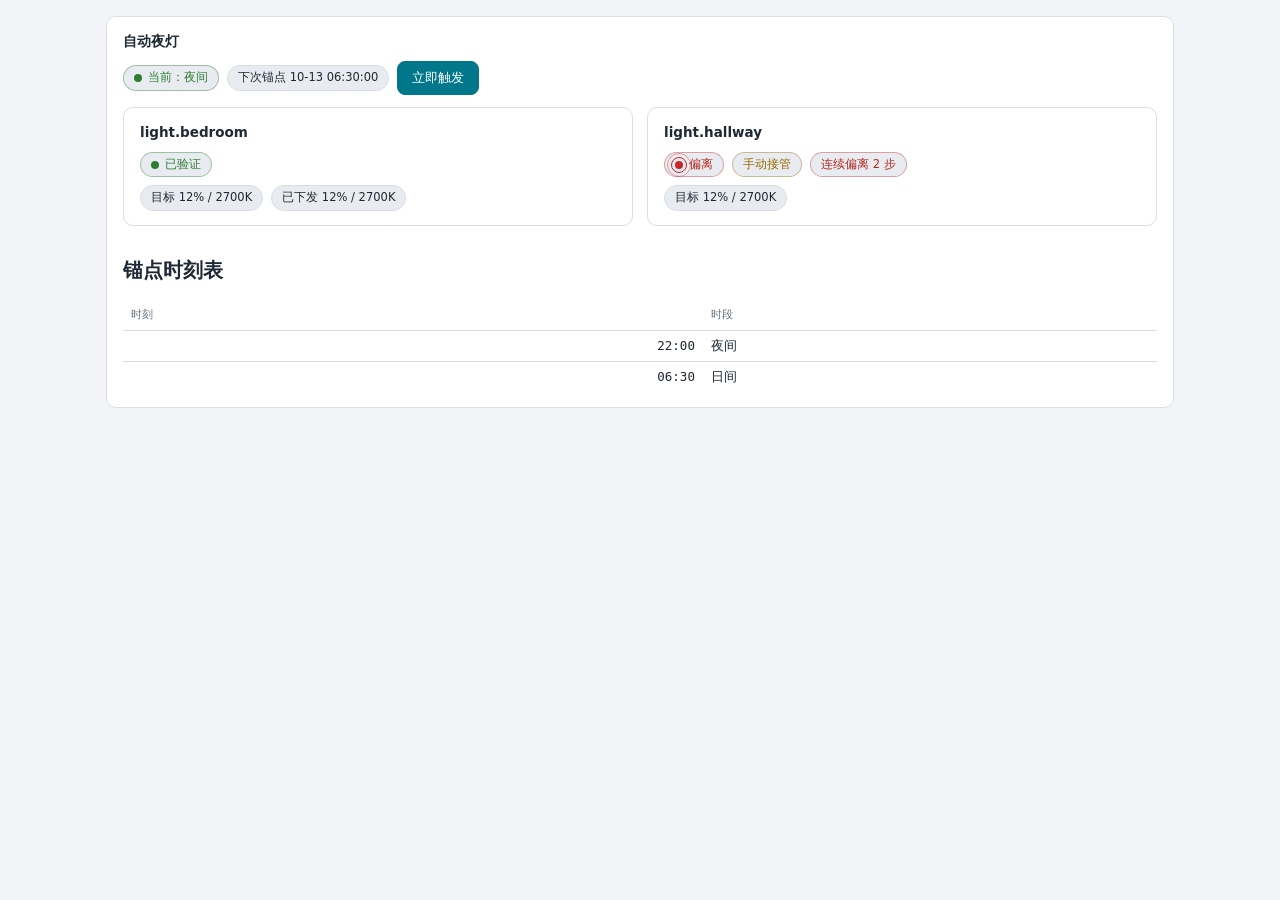
<file: mockup/page.html>
<!DOCTYPE html>
<!-- auto_night_light 页面 mockup — 观感验证用，真 tokens.css + 静态假数据。 -->
<html lang="zh-Hans">
<head>
<meta charset="utf-8">
<meta name="viewport" content="width=device-width, initial-scale=1">
<title>夜灯助手 · mockup</title>
<link rel="stylesheet" href="../custom_components/auto_night_light/static/tokens.css">
<style>html,body{margin:0;height:100%}</style>
</head>
<body>
<div class="fx-body">
  <div class="fx-card" data-manager="m1">
    <h2>自动夜灯</h2>
    <div class="cx-status">
      <span class="cx-chip tone-ok"><span class="fx-lamp ok"></span>当前：夜间</span>
      <span class="cx-chip">下次锚点 10-13 06:30:00</span>
      <button class="cx-btn primary">立即触发</button>
    </div>
    <div class="fx-grid" style="margin-top:12px">
      <div class="fx-card" data-light="light.bedroom">
        <h2>light.bedroom</h2>
        <div class="cx-status">
          <span class="cx-chip tone-ok"><span class="fx-lamp ok"></span>已验证</span>
        </div>
        <div class="cx-status" style="margin-top:8px">
          <span class="cx-chip">目标 12% / 2700K</span>
          <span class="cx-chip">已下发 12% / 2700K</span>
        </div>
      </div>
      <div class="fx-card" data-light="light.hallway">
        <h2>light.hallway</h2>
        <div class="cx-status">
          <span class="cx-chip tone-err"><span class="fx-lamp err"></span>偏离</span>
          <span class="cx-chip tone-warn">手动接管</span>
          <span class="cx-chip tone-err">连续偏离 2 步</span>
        </div>
        <div class="cx-status" style="margin-top:8px">
          <span class="cx-chip">目标 12% / 2700K</span>
        </div>
      </div>
    </div>
    <div style="margin-top:12px">
      <h2>锚点时刻表</h2>
      <table class="cx-table">
        <thead><tr><th>时刻</th><th>时段</th></tr></thead>
        <tbody>
          <tr><td class="num">22:00</td><td>夜间</td></tr>
          <tr><td class="num">06:30</td><td>日间</td></tr>
        </tbody>
      </table>
    </div>
  </div>
</div>
</body>
</html>
</file>
<file: custom_components/auto_night_light/static/tokens.css>
/* ==========================================================================
   Fumiha Hub — design tokens + shared component classes.

   Loaded inside each page's shadow root via <link rel="stylesheet">.
   Structural tokens ride on HA theme variables (hardcoded fallbacks, same
   pattern as the WHA panel) so the shell follows the user's theme and dark
   mode automatically — deliberately NOT the Codex fixed dark palette.

   Naming: fx-* = structural tokens + shell chrome; cx-* = shared component
   classes (port of the Codex tokens.css component layer). Pages use the
   cx-* classes; only the shell uses the fx-shell* chrome.

   Contrast note: semantic colors use HA's theme-adjusted --success-color /
   --warning-color / --error-color where available; the hardcoded fallbacks
   are tuned for white backgrounds and are re-checked against dark themes
   during the visual pass (L3).
   ========================================================================== */

/* Tokens land on :host (shadow trees — production) and on body (document —
 * mockup pages). Inside a shadow root the body selector matches nothing,
 * so the dual selector is side-effect free. */
:host,
body {
  /* surfaces */
  --fx-bg: var(--primary-background-color, #f2f4f7);
  --fx-panel: var(--card-background-color, #ffffff);
  --fx-raise: var(--secondary-background-color, #e8ecf1);
  --fx-edge: var(--divider-color, #d9dee5);

  /* text */
  --fx-txt: var(--primary-text-color, #1f2933);
  --fx-sub: var(--secondary-text-color, #61707d);

  /* accent + semantics */
  --fx-accent: var(--primary-color, #00778b);
  --fx-ok: var(--success-color, #2e7d32);
  --fx-warn: var(--warning-color, #9a6b00);
  --fx-err: var(--error-color, #c62828);
  --fx-err-text: var(--error-color, #b3261e);

  /* type */
  --fx-mono: "Cascadia Mono", Consolas, "JetBrains Mono", ui-monospace, monospace;
  --fx-sans: "Segoe UI", "Microsoft YaHei", system-ui, sans-serif;

  display: block;
  /* Height follows the panel container (HA's custom-panel slot is viewport
   * minus the top bar — 100vh would overflow by exactly that much, see
   * the two baseline panels' :host{height:100%}). For page elements whose
   * parent is auto-height this resolves to auto, which is intended.
   * (FXH-F-006) */
  height: 100%;
  min-height: 100%;
  box-sizing: border-box;
  font-family: var(--fx-sans);
  font-size: 13px;
  line-height: 1.5;
  color: var(--fx-txt);
  background: var(--fx-bg);
}

:host *,
body * {
  box-sizing: border-box;
}

/* --------------------------------------------------------------------------
   Shell chrome (only the fumiha-hub-panel element uses these)
   -------------------------------------------------------------------------- */

.fx-shell {
  display: flex;
  flex-direction: column;
  height: 100%;
}

.fx-topbar {
  display: flex;
  align-items: center;
  gap: 12px;
  padding: 9px 16px;
  background: var(--fx-panel);
  border-bottom: 1px solid var(--fx-edge);
  flex: none;
}

.fx-topbar h1 {
  font-size: 15px;
  font-weight: 600;
  margin: 0;
  letter-spacing: 0.2px;
}

.fx-meta {
  margin-left: auto;
  display: flex;
  align-items: center;
  gap: 10px;
  font-family: var(--fx-mono);
  font-size: 11px;
  color: var(--fx-sub);
  font-variant-numeric: tabular-nums;
}

/* 8px status lamp; `err` gets a static double ring so state is never carried
   by animation alone (reduced-motion safe, Codex a11y lesson). */
.fx-lamp {
  width: 8px;
  height: 8px;
  border-radius: 50%;
  background: var(--fx-sub);
  flex: none;
  position: relative;
}

.fx-lamp.ok {
  background: var(--fx-ok);
}

.fx-lamp.err {
  background: var(--fx-err);
}

.fx-lamp.err::before,
.fx-lamp.err::after {
  content: "";
  position: absolute;
  inset: -4px;
  border-radius: 50%;
  border: 1px solid var(--fx-err);
}

.fx-lamp.err::after {
  inset: -8px;
  opacity: 0.4;
}

.fx-lamp.warn {
  background: var(--fx-warn);
}

@keyframes fx-breathe {
  0%, 100% { opacity: 1; }
  50% { opacity: 0.45; }
}

.fx-lamp.breath {
  animation: fx-breathe 2.4s ease-in-out infinite;
}

/* tab strip */
.fx-tabs {
  display: flex;
  gap: 4px;
  padding: 6px 12px 0;
  background: var(--fx-panel);
  border-bottom: 1px solid var(--fx-edge);
  overflow-x: auto;
  scrollbar-width: thin;
  flex: none;
}

.fx-tab {
  display: flex;
  align-items: center;
  gap: 7px;
  padding: 7px 12px;
  border: 1px solid transparent;
  border-bottom: none;
  border-radius: 8px 8px 0 0;
  cursor: pointer;
  color: var(--fx-sub);
  background: transparent;
  font: inherit;
  white-space: nowrap;
  min-height: 24px;
}

.fx-tab:hover {
  color: var(--fx-txt);
  background: color-mix(in srgb, var(--fx-accent) 7%, transparent);
}

.fx-tab[aria-selected="true"] {
  color: var(--fx-txt);
  background: var(--fx-bg);
  border-color: var(--fx-edge);
  position: relative;
  top: 1px;
}

/* provider badge: first segment of the page id, mono lowercase */
.fx-badge {
  font-family: var(--fx-mono);
  font-size: 9.5px;
  line-height: 1;
  padding: 3px 5px;
  border-radius: 4px;
  background: var(--fx-raise);
  color: var(--fx-sub);
  text-transform: lowercase;
  letter-spacing: 0.3px;
}

.fx-tab[aria-selected="true"] .fx-badge {
  background: color-mix(in srgb, var(--fx-accent) 16%, transparent);
  color: var(--fx-accent);
}

.fx-content {
  flex: 1;
  overflow: auto;
  min-height: 0;
}

.fx-page {
  display: block;
}

/* page wrapper inside pages: centered column like the two existing panels */
.fx-body {
  max-width: 1100px;
  margin: 0 auto;
  padding: 16px 16px 64px;
}

/* --------------------------------------------------------------------------
   Shared components (cx-*) — pages build everything from these
   -------------------------------------------------------------------------- */

.fx-card {
  background: var(--fx-panel);
  border: 1px solid var(--fx-edge);
  border-radius: 10px;
  padding: 14px 16px;
  margin-bottom: 14px;
}

.fx-card > h2 {
  font-size: 13.5px;
  font-weight: 600;
  margin: 0 0 10px;
  color: var(--fx-txt);
}

.fx-grid {
  display: grid;
  gap: 14px;
  grid-template-columns: repeat(auto-fit, minmax(280px, 1fr));
}

/* big number + label */
.cx-metric {
  display: flex;
  flex-direction: column;
  gap: 2px;
}

.cx-metric .v {
  font-family: var(--fx-mono);
  font-size: 24px;
  font-weight: 600;
  font-variant-numeric: tabular-nums;
  line-height: 1.15;
}

.cx-metric .l {
  font-size: 11px;
  color: var(--fx-sub);
}

/* status chip row: lamp + label pills */
.cx-status {
  display: flex;
  align-items: center;
  gap: 8px;
  flex-wrap: wrap;
}

.cx-chip {
  display: inline-flex;
  align-items: center;
  gap: 6px;
  padding: 3px 10px;
  border-radius: 999px;
  border: 1px solid var(--fx-edge);
  background: var(--fx-raise);
  font-size: 11.5px;
  color: var(--fx-txt);
}

.cx-chip.tone-ok { color: var(--fx-ok); border-color: color-mix(in srgb, var(--fx-ok) 40%, transparent); }
.cx-chip.tone-warn { color: var(--fx-warn); border-color: color-mix(in srgb, var(--fx-warn) 40%, transparent); }
.cx-chip.tone-err { color: var(--fx-err-text); border-color: color-mix(in srgb, var(--fx-err) 40%, transparent); }

/* tables: sticky header, mono numerics */
.cx-table {
  width: 100%;
  border-collapse: collapse;
  font-size: 12.5px;
}

.cx-table th {
  text-align: left;
  color: var(--fx-sub);
  font-weight: 500;
  font-size: 11px;
  padding: 6px 8px;
  border-bottom: 1px solid var(--fx-edge);
  position: sticky;
  top: 0;
  background: var(--fx-panel);
  z-index: 1;
}

.cx-table td {
  padding: 6px 8px;
  border-bottom: 1px solid var(--fx-edge);
  vertical-align: top;
}

.cx-table tr:last-child td {
  border-bottom: none;
}

.cx-table .num {
  font-family: var(--fx-mono);
  font-variant-numeric: tabular-nums;
  text-align: right;
  white-space: nowrap;
}

/* progress bar */
.cx-bar {
  height: 8px;
  border-radius: 4px;
  background: var(--fx-raise);
  overflow: hidden;
}

.cx-bar .fill {
  height: 100%;
  border-radius: 4px;
  background: var(--fx-accent);
  transition: width 0.3s ease;
}

.cx-bar.tone-ok .fill { background: var(--fx-ok); }
.cx-bar.tone-warn .fill { background: var(--fx-warn); }
.cx-bar.tone-err .fill { background: var(--fx-err); }

/* buttons */
.cx-btn {
  display: inline-flex;
  align-items: center;
  justify-content: center;
  gap: 6px;
  padding: 6px 14px;
  border-radius: 8px;
  border: 1px solid var(--fx-edge);
  background: var(--fx-panel);
  color: var(--fx-txt);
  font: inherit;
  cursor: pointer;
  min-height: 24px;
}

.cx-btn:hover:not(:disabled) {
  border-color: var(--fx-accent);
  color: var(--fx-accent);
}

.cx-btn.primary {
  background: var(--fx-accent);
  border-color: var(--fx-accent);
  color: #ffffff;
}

.cx-btn.primary:hover:not(:disabled) {
  color: #ffffff;
  filter: brightness(1.08);
}

.cx-btn.danger {
  color: var(--fx-err-text);
  border-color: color-mix(in srgb, var(--fx-err) 45%, transparent);
}

.cx-btn:disabled {
  opacity: 0.45;
  cursor: not-allowed;
}

/* callout note */
.cx-note {
  border-left: 3px solid var(--fx-accent);
  background: var(--fx-raise);
  padding: 8px 12px;
  border-radius: 0 8px 8px 0;
  font-size: 12.5px;
}

.cx-note.warn { border-left-color: var(--fx-warn); }
.cx-note.err { border-left-color: var(--fx-err); }

/* key-value grid */
.cx-kv {
  display: grid;
  grid-template-columns: auto 1fr;
  gap: 4px 16px;
  margin: 0;
}

.cx-kv dt {
  color: var(--fx-sub);
  font-size: 12px;
}

.cx-kv dd {
  margin: 0;
  font-family: var(--fx-mono);
  font-variant-numeric: tabular-nums;
  font-size: 12.5px;
}

/* mono log block */
.cx-log {
  font-family: var(--fx-mono);
  font-size: 11.5px;
  white-space: pre-wrap;
  word-break: break-word;
  margin: 0;
}

/* small mono pill (provider marks, versions) */
.cx-tag {
  font-family: var(--fx-mono);
  font-size: 10px;
  padding: 2px 6px;
  border-radius: 4px;
  background: var(--fx-raise);
  color: var(--fx-sub);
}

/* text/number input (pages build forms from these) */
.cx-input {
  padding: 6px 10px;
  border-radius: 8px;
  border: 1px solid var(--fx-edge);
  background: var(--fx-panel);
  color: var(--fx-txt);
  font: inherit;
  font-variant-numeric: tabular-nums;
  min-height: 24px;
  width: 110px;
}

.cx-input:focus-visible {
  outline: 2px solid var(--fx-accent);
  outline-offset: 1px;
}

/* --------------------------------------------------------------------------
   Feedback: toast, error card, empty state
   -------------------------------------------------------------------------- */

.fx-toast {
  position: fixed;
  bottom: 18px;
  left: 50%;
  transform: translateX(-50%);
  background: var(--fx-panel);
  border: 1px solid var(--fx-ok);
  color: var(--fx-txt);
  border-radius: 8px;
  padding: 8px 16px;
  font-size: 12.5px;
  box-shadow: 0 4px 16px rgba(0, 0, 0, 0.18);
  z-index: 20;
  max-width: min(80vw, 560px);
}

.fx-toast.err {
  border-color: var(--fx-err);
  color: var(--fx-err-text);
}

.fx-error {
  border: 1px solid var(--fx-err);
  background: var(--fx-panel);
  border-radius: 10px;
  padding: 16px;
  margin-bottom: 14px;
}

.fx-error .msg {
  color: var(--fx-err-text);
  font-family: var(--fx-mono);
  font-size: 12px;
  word-break: break-word;
  margin: 6px 0 12px;
}

.fx-empty {
  color: var(--fx-sub);
  text-align: center;
  padding: 48px 16px;
  font-size: 13px;
}

/* native <dialog> used by kit.confirmDialog — must live here so production
 * pages get the same look as the dev harness (FXH-F-009) */
.fx-dialog {
  border: 1px solid var(--fx-edge);
  border-radius: 10px;
  padding: 16px 18px;
  background: var(--fx-panel);
  color: var(--fx-txt);
  min-width: 280px;
  max-width: 90vw;
}

.fx-dialog::backdrop {
  background: rgba(0, 0, 0, 0.35);
}

/* --------------------------------------------------------------------------
   a11y
   -------------------------------------------------------------------------- */

:focus-visible {
  outline: 2px solid var(--fx-accent);
  outline-offset: 2px;
}

@media (prefers-reduced-motion: reduce) {
  * {
    animation: none !important;
    transition: none !important;
  }
}
</file>
